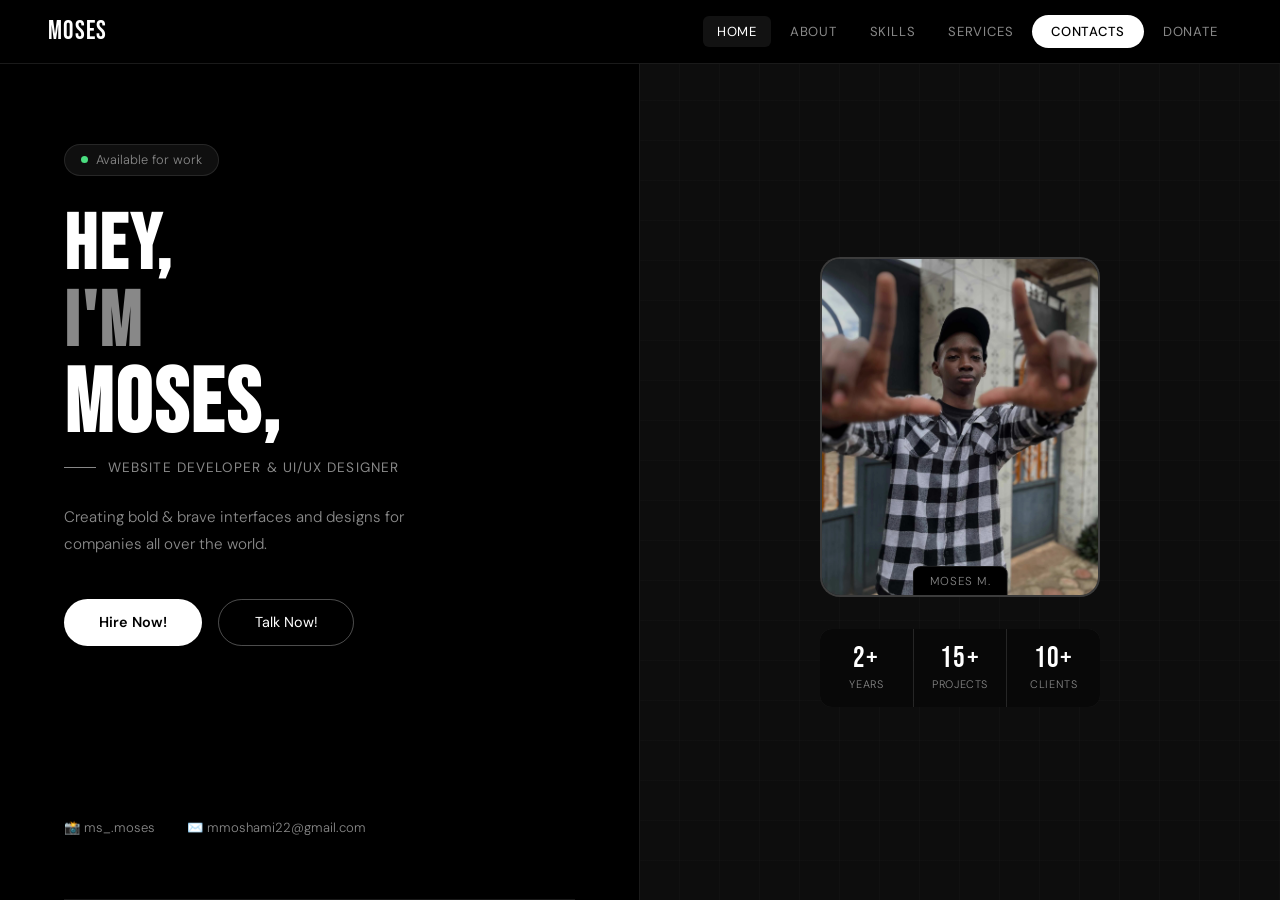
<file: index.html>
<!DOCTYPE html>
<html lang="en">
<head>
<meta charset="UTF-8">
<meta name="viewport" content="width=device-width, initial-scale=1.0">
<title>Moses | Web Developer & UI/UX Designer</title>
<link rel="stylesheet" href="css/style.css">
<style>
/* ── HOME PAGE SPECIFIC ── */
.home-wrap {
  min-height: calc(100vh - 64px);
  display: grid;
  grid-template-columns: 1fr 1fr;
  gap: 0;
}

/* LEFT SIDE */
.home-left {
  padding: 5rem 4rem 4rem 4rem;
  display: flex;
  flex-direction: column;
  justify-content: center;
  border-right: 1px solid var(--border);
  position: relative;
}

.home-left::after {
  content: '';
  position: absolute;
  bottom: 0; left: 4rem; right: 4rem;
  height: 1px;
  background: var(--border);
}

.greeting-pill {
  display: inline-flex;
  align-items: center;
  gap: 0.5rem;
  background: rgba(255,255,255,0.06);
  border: 1px solid var(--border);
  border-radius: 100px;
  padding: 0.4rem 1rem;
  font-size: 0.8rem;
  color: var(--muted);
  margin-bottom: 2rem;
  width: fit-content;
}

.greeting-dot {
  width: 7px; height: 7px;
  background: #4ade80;
  border-radius: 50%;
  animation: blink 2s infinite;
}

@keyframes blink {
  0%,100% { opacity:1; } 50% { opacity:0.3; }
}

.home-headline {
  font-family: var(--font-head);
  font-size: clamp(3.2rem, 6vw, 5.5rem);
  line-height: 1;
  letter-spacing: 0.04em;
  margin-bottom: 0.5rem;
}

.home-headline .hi { color: var(--white); }
.home-headline .im { color: var(--muted); }
.home-headline .name { 
  color: var(--white);
  display: block;
  font-size: clamp(3.8rem, 7vw, 6.5rem);
}

.home-role {
  font-size: 0.85rem;
  color: var(--muted);
  font-weight: 400;
  letter-spacing: 0.08em;
  text-transform: uppercase;
  margin-bottom: 1.75rem;
  display: flex;
  align-items: center;
  gap: 0.75rem;
}

.home-role::before {
  content: '';
  width: 32px; height: 1px;
  background: var(--muted);
}

.home-desc {
  font-size: 0.95rem;
  color: rgba(255,255,255,0.55);
  line-height: 1.8;
  max-width: 380px;
  margin-bottom: 2.5rem;
}

.home-btns {
  display: flex;
  gap: 1rem;
  flex-wrap: wrap;
}

.home-socials {
  margin-top: auto;
  padding-top: 3rem;
  display: flex;
  gap: 2rem;
}

.home-socials a {
  color: var(--muted);
  text-decoration: none;
  font-size: 0.82rem;
  display: flex;
  align-items: center;
  gap: 0.4rem;
  transition: color 0.2s;
}

.home-socials a:hover { color: var(--white); }

/* RIGHT SIDE - photo */
.home-right {
  background: var(--off-black);
  display: flex;
  flex-direction: column;
  align-items: center;
  justify-content: center;
  position: relative;
  overflow: hidden;
  gap: 2rem;
}

.home-right::before {
  content: '';
  position: absolute;
  inset: 0;
  background: 
    repeating-linear-gradient(0deg, transparent, transparent 39px, rgba(255,255,255,0.03) 40px),
    repeating-linear-gradient(90deg, transparent, transparent 39px, rgba(255,255,255,0.03) 40px);
}

.photo-frame {
  position: relative;
  z-index: 1;
  width: 280px;
  height: 340px;
  border-radius: 20px;
  border: 2px solid rgba(255,255,255,0.15);
  overflow: hidden;
  background: #1a1a1a;
  cursor: pointer;
  transition: border-color 0.3s;
}

.photo-frame:hover { border-color: rgba(255,255,255,0.5); }

.photo-frame img {
  width: 100%;
  height: 100%;
  object-fit: cover;
  display: block;
}

.photo-placeholder {
  width: 100%;
  height: 100%;
  display: flex;
  flex-direction: column;
  align-items: center;
  justify-content: center;
  gap: 0.75rem;
  color: var(--muted);
}

.photo-placeholder .ph-icon { font-size: 2.5rem; }
.photo-placeholder .ph-text { font-size: 0.8rem; text-align: center; line-height: 1.5; }
.photo-placeholder .ph-hint { font-size: 0.7rem; color: rgba(255,255,255,0.25); }

#photoInput { display: none; }

.photo-badge {
  position: absolute;
  bottom: -1px; left: 50%; transform: translateX(-50%);
  background: var(--black);
  border: 1px solid var(--border);
  border-radius: 8px 8px 0 0;
  padding: 0.4rem 1rem;
  font-size: 0.72rem;
  color: var(--muted);
  letter-spacing: 0.06em;
  text-transform: uppercase;
  white-space: nowrap;
}

.stats-row {
  position: relative;
  z-index: 1;
  display: flex;
  gap: 1px;
  background: var(--border);
  border-radius: 12px;
  overflow: hidden;
  width: 280px;
}

.stat-box {
  flex: 1;
  background: rgba(0,0,0,0.8);
  padding: 1rem 0.5rem;
  text-align: center;
}

.stat-n {
  font-family: var(--font-head);
  font-size: 1.8rem;
  letter-spacing: 0.04em;
  line-height: 1;
  margin-bottom: 0.2rem;
}

.stat-l {
  font-size: 0.68rem;
  color: var(--muted);
  text-transform: uppercase;
  letter-spacing: 0.06em;
}

@media (max-width: 768px) {
  .home-wrap { grid-template-columns: 1fr; }
  .home-left { padding: 3rem 1.5rem 2rem; border-right: none; }
  .home-left::after { display: none; }
  .home-right { min-height: 420px; padding: 3rem 1.5rem; }
  .home-headline .name { font-size: clamp(3rem, 15vw, 5rem); }
}
</style>
</head>
<body>

<!-- NAV -->
<nav>
  <a href="index.html" class="nav-logo">MOSES</a>
  <ul class="nav-links">
    <li><a href="index.html"><span class="nav-icon">🏠</span> <span>Home</span></a></li>
    <li><a href="about.html"><span class="nav-icon">ℹ️</span> <span>About</span></a></li>
    <li><a href="skills.html"><span class="nav-icon">💪</span> <span>Skills</span></a></li>
    <li><a href="services.html"><span class="nav-icon">🛠️</span> <span>Services</span></a></li>
    <li><a href="contact.html" class="nav-contact"><span>Contacts</span></a></li>
    <li><a href="donate.html"><span class="nav-icon">💝</span> <span>Donate</span></a></li>
  </ul>
</nav>

<div class="page">
  <div class="home-wrap">

    <!-- LEFT -->
    <div class="home-left">
      <div class="greeting-pill fade-up">
        <div class="greeting-dot"></div>
        Available for work
      </div>

      <h1 class="home-headline fade-up" data-delay="100">
        <span class="hi">Hey,</span><br>
        <span class="im">I'm </span><span class="name">MOSES,</span>
      </h1>

      <div class="home-role fade-up" data-delay="180">
        Website Developer &amp; UI/UX Designer
      </div>

      <p class="home-desc fade-up" data-delay="240">
        Creating bold &amp; brave interfaces and designs for companies all over the world.
      </p>

      <div class="home-btns fade-up" data-delay="300">
        <a href="contact.html" class="btn-white">Hire Now!</a>
        <a href="about.html" class="btn-outline">Talk Now!</a>
      </div>

      <div class="home-socials fade-up" data-delay="380">
        <a href="https://instagram.com/ms_.moses" target="_blank">
          📸 ms_.moses
        </a>
        <a href="mailto:mmoshami22@gmail.com">
          ✉️ mmoshami22@gmail.com
        </a>
      </div>
    </div>

    <!-- RIGHT - Photo -->
    <div class="home-right">
      <div class="photo-frame fade-up" data-delay="200" onclick="document.getElementById('photoInput').click()" title="Click to upload your photo">
        <img id="profilePhoto" src="images/Me.jpg" alt="Moses" style="display:block;">
        <div class="photo-placeholder" id="photoPlaceholder" style="display:none;">
          <div class="ph-icon">📷</div>
          <div class="ph-text">Click to add<br>your photo</div>
          <div class="ph-hint">JPG, PNG, WEBP</div>
        </div>
        <div class="photo-badge">Moses M.</div>
      </div>
      <input type="file" id="photoInput" accept="image/*">

      <div class="stats-row fade-up" data-delay="350">
        <div class="stat-box">
          <div class="stat-n">2+</div>
          <div class="stat-l">Years</div>
        </div>
        <div class="stat-box">
          <div class="stat-n">15+</div>
          <div class="stat-l">Projects</div>
        </div>
        <div class="stat-box">
          <div class="stat-n">10+</div>
          <div class="stat-l">Clients</div>
        </div>
      </div>
    </div>

  </div>
</div>

<script src="js/main.js"></script>
<script>
  // Photo upload
  document.getElementById('photoInput').addEventListener('change', function(e) {
    const file = e.target.files[0];
    if (!file) return;
    const reader = new FileReader();
    reader.onload = function(ev) {
      const img = document.getElementById('profilePhoto');
      img.src = ev.target.result;
      img.style.display = 'block';
      document.getElementById('photoPlaceholder').style.display = 'none';
      localStorage.setItem('mosesPhoto', ev.target.result);
    };
    reader.readAsDataURL(file);
  });

  // Restore saved photo
  const saved = localStorage.getItem('mosesPhoto');
  if (saved) {
    const img = document.getElementById('profilePhoto');
    img.src = saved;
    img.style.display = 'block';
    document.getElementById('photoPlaceholder').style.display = 'none';
  }
</script>
</body>
</html>
</file>
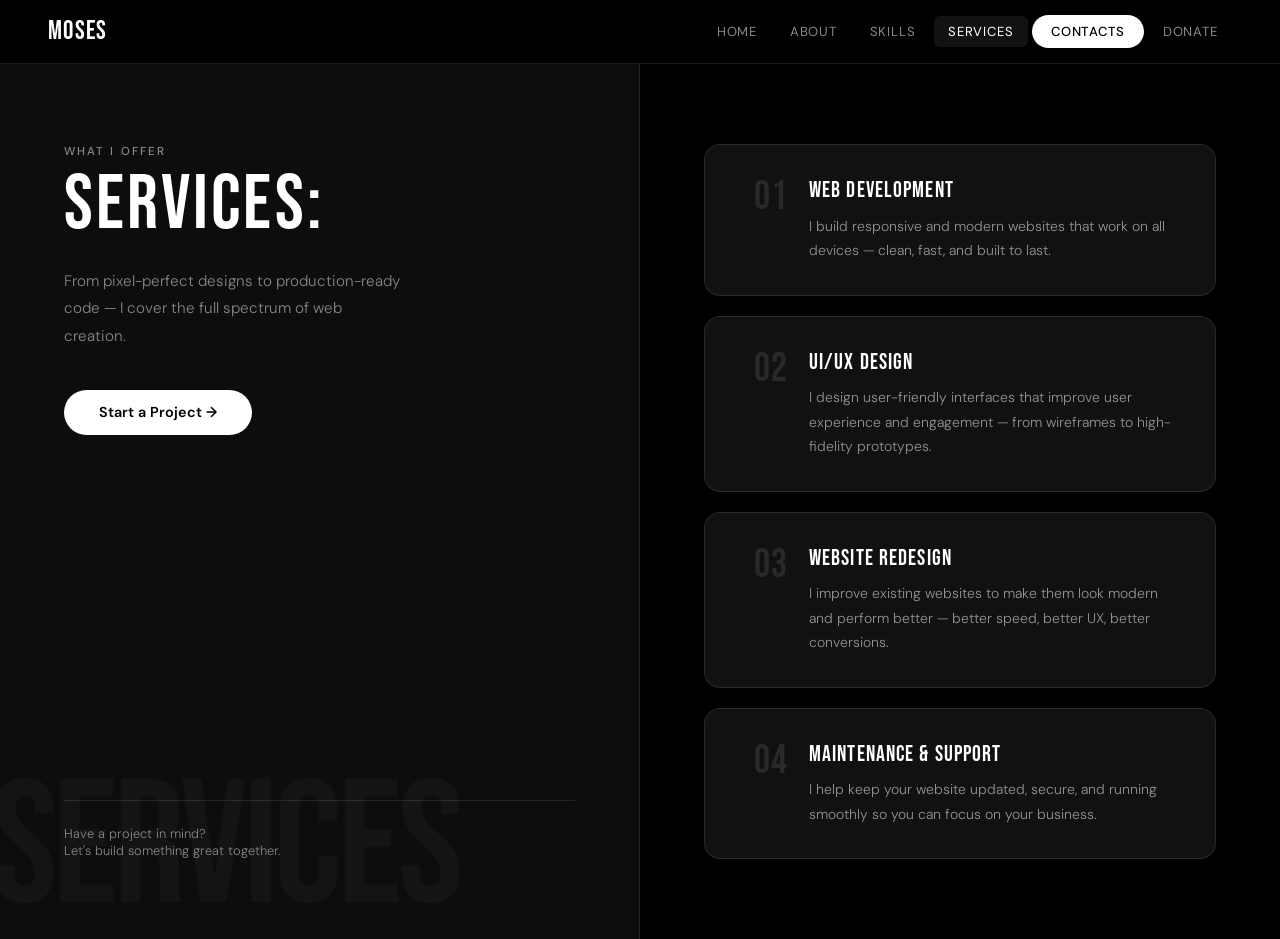
<file: services.html>
<!DOCTYPE html>
<html lang="en">
<head>
<meta charset="UTF-8">
<meta name="viewport" content="width=device-width, initial-scale=1.0">
<title>Services | Moses</title>
<link rel="stylesheet" href="css/style.css">
<style>
.services-layout {
  display: grid;
  grid-template-columns: 1fr 1fr;
  min-height: calc(100vh - 64px);
}

/* LEFT - header panel */
.services-left {
  background: var(--off-black);
  padding: 5rem 4rem;
  display: flex;
  flex-direction: column;
  justify-content: center;
  border-right: 1px solid var(--border);
  position: relative;
  overflow: hidden;
}

.services-left::before {
  content: 'SERVICES';
  position: absolute;
  bottom: -1rem;
  left: -0.5rem;
  font-family: var(--font-head);
  font-size: 11rem;
  color: rgba(255,255,255,0.03);
  letter-spacing: -0.02em;
  pointer-events: none;
  white-space: nowrap;
}

.services-big-title {
  font-family: var(--font-head);
  font-size: clamp(3.5rem, 6vw, 6rem);
  letter-spacing: 0.04em;
  line-height: 1;
  margin-bottom: 1.5rem;
}

.services-blurb {
  font-size: 0.95rem;
  color: rgba(255,255,255,0.5);
  line-height: 1.8;
  max-width: 340px;
  margin-bottom: 2.5rem;
}

.services-cta-note {
  font-size: 0.8rem;
  color: var(--muted);
  border-top: 1px solid var(--border);
  padding-top: 1.5rem;
  margin-top: auto;
}

/* RIGHT - service cards */
.services-right {
  padding: 5rem 4rem;
  overflow-y: auto;
  display: flex;
  flex-direction: column;
  gap: 1.25rem;
  justify-content: center;
}

.service-card {
  background: var(--card-bg);
  border: 1px solid var(--border);
  border-radius: 16px;
  padding: 2rem;
  display: grid;
  grid-template-columns: auto 1fr;
  gap: 1.25rem;
  align-items: start;
  transition: border-color 0.25s, transform 0.25s;
  position: relative;
  overflow: hidden;
}

.service-card::before {
  content: '';
  position: absolute;
  top: 0; left: 0;
  width: 3px; height: 100%;
  background: var(--white);
  transform: scaleY(0);
  transform-origin: top;
  transition: transform 0.3s;
}

.service-card:hover { border-color: rgba(255,255,255,0.3); transform: translateX(4px); }
.service-card:hover::before { transform: scaleY(1); }

.service-num {
  font-family: var(--font-head);
  font-size: 2.5rem;
  color: rgba(255,255,255,0.1);
  line-height: 1;
  letter-spacing: 0.04em;
  min-width: 52px;
  text-align: right;
}

.service-content {}

.service-title {
  font-family: var(--font-head);
  font-size: 1.4rem;
  letter-spacing: 0.05em;
  margin-bottom: 0.6rem;
}

.service-desc {
  font-size: 0.875rem;
  color: rgba(255,255,255,0.55);
  line-height: 1.75;
}

@media (max-width: 768px) {
  .services-layout { grid-template-columns: 1fr; }
  .services-left { min-height: 320px; padding: 3rem 1.5rem; border-right: none; border-bottom: 1px solid var(--border); }
  .services-right { padding: 3rem 1.5rem; justify-content: flex-start; }
  .services-big-title { font-size: 3rem; }
}
</style>
</head>
<body>

<nav>
  <a href="index.html" class="nav-logo">MOSES</a>
  <ul class="nav-links">
    <li><a href="index.html"><span class="nav-icon">🏠</span> <span>Home</span></a></li>
    <li><a href="about.html"><span class="nav-icon">ℹ️</span> <span>About</span></a></li>
    <li><a href="skills.html"><span class="nav-icon">💪</span> <span>Skills</span></a></li>
    <li><a href="services.html"><span class="nav-icon">🛠️</span> <span>Services</span></a></li>
    <li><a href="contact.html" class="nav-contact"><span>Contacts</span></a></li>
    <li><a href="donate.html"><span class="nav-icon">💝</span> <span>Donate</span></a></li>
  </ul>
</nav>

<div class="page">
  <div class="services-layout">

    <!-- LEFT -->
    <div class="services-left">
      <span class="section-tag fade-up">What I Offer</span>
      <div class="services-big-title fade-up" data-delay="80">
        Services:
      </div>
      <p class="services-blurb fade-up" data-delay="160">
        From pixel-perfect designs to production-ready code — I cover the full spectrum of web creation.
      </p>
      <a href="contact.html" class="btn-white fade-up" data-delay="240" style="width:fit-content;">Start a Project →</a>
      <div class="services-cta-note fade-up" data-delay="310">
        Have a project in mind?<br>Let's build something great together.
      </div>
    </div>

    <!-- RIGHT -->
    <div class="services-right">

      <div class="service-card fade-up">
        <div class="service-num">01</div>
        <div class="service-content">
          <div class="service-title">Web Development</div>
          <p class="service-desc">I build responsive and modern websites that work on all devices — clean, fast, and built to last.</p>
        </div>
      </div>

      <div class="service-card fade-up" data-delay="100">
        <div class="service-num">02</div>
        <div class="service-content">
          <div class="service-title">UI/UX Design</div>
          <p class="service-desc">I design user-friendly interfaces that improve user experience and engagement — from wireframes to high-fidelity prototypes.</p>
        </div>
      </div>

      <div class="service-card fade-up" data-delay="180">
        <div class="service-num">03</div>
        <div class="service-content">
          <div class="service-title">Website Redesign</div>
          <p class="service-desc">I improve existing websites to make them look modern and perform better — better speed, better UX, better conversions.</p>
        </div>
      </div>

      <div class="service-card fade-up" data-delay="260">
        <div class="service-num">04</div>
        <div class="service-content">
          <div class="service-title">Maintenance &amp; Support</div>
          <p class="service-desc">I help keep your website updated, secure, and running smoothly so you can focus on your business.</p>
        </div>
      </div>

    </div>
  </div>
</div>

<script src="js/main.js"></script>
</body>
</html>
</file>
<file: css/style.css>
@import url('https://fonts.googleapis.com/css2?family=Bebas+Neue&family=DM+Sans:ital,wght@0,300;0,400;0,500;0,600;1,300&display=swap');

*, *::before, *::after { margin: 0; padding: 0; box-sizing: border-box; }

:root {
  --black: #000000;
  --off-black: #0d0d0d;
  --card-bg: #111111;
  --card2: #1a1a1a;
  --white: #ffffff;
  --off-white: #f0f0f0;
  --muted: #888888;
  --border: rgba(255,255,255,0.1);
  --accent: #ffffff;
  --font-head: 'Bebas Neue', sans-serif;
  --font-body: 'DM Sans', sans-serif;
}

html { scroll-behavior: smooth; }

body {
  background: var(--black);
  color: var(--white);
  font-family: var(--font-body);
  font-weight: 300;
  min-height: 100vh;
  overflow-x: hidden;
}

/* ── NAVBAR ── */
nav {
  position: fixed;
  top: 0; left: 0; right: 0;
  z-index: 200;
  display: flex;
  align-items: center;
  justify-content: space-between;
  padding: 0 3rem;
  height: 64px;
  background: rgba(0,0,0,0.92);
  backdrop-filter: blur(16px);
  border-bottom: 1px solid var(--border);
}

.nav-logo {
  font-family: var(--font-head);
  font-size: 1.6rem;
  color: var(--white);
  text-decoration: none;
  letter-spacing: 0.05em;
}

.nav-links {
  display: flex;
  align-items: center;
  gap: 0.25rem;
  list-style: none;
}

.nav-links li a {
  display: flex;
  align-items: center;
  gap: 0.4rem;
  color: var(--muted);
  text-decoration: none;
  font-size: 0.82rem;
  font-weight: 400;
  letter-spacing: 0.06em;
  text-transform: uppercase;
  padding: 0.45rem 0.9rem;
  border-radius: 6px;
  transition: color 0.2s, background 0.2s;
}

.nav-links li a:hover,
.nav-links li a.active {
  color: var(--white);
  background: rgba(255,255,255,0.07);
}

.nav-links li a .nav-icon {
  display: none;
}

.nav-contact {
  background: var(--white);
  color: var(--black) !important;
  padding: 0.5rem 1.2rem !important;
  border-radius: 100px !important;
  font-weight: 500 !important;
  transition: opacity 0.2s !important;
}
.nav-contact:hover {
  background: var(--white) !important;
  opacity: 0.82;
  color: var(--black) !important;
}

/* ── PAGE WRAPPER ── */
.page {
  padding-top: 64px;
  min-height: 100vh;
}

/* ── SHARED SECTION ── */
.section-tag {
  font-size: 0.72rem;
  letter-spacing: 0.18em;
  text-transform: uppercase;
  color: var(--muted);
  font-weight: 500;
  margin-bottom: 0.5rem;
  display: block;
}

.section-title {
  font-family: var(--font-head);
  font-size: clamp(2.8rem, 5vw, 4.5rem);
  letter-spacing: 0.04em;
  color: var(--white);
  line-height: 1;
  margin-bottom: 1rem;
}

.white-line {
  width: 40px;
  height: 3px;
  background: var(--white);
  margin-bottom: 2rem;
}

/* ── BUTTONS ── */
.btn-white {
  background: var(--white);
  color: var(--black);
  padding: 0.85rem 2.2rem;
  border-radius: 100px;
  font-family: var(--font-body);
  font-weight: 600;
  font-size: 0.9rem;
  text-decoration: none;
  display: inline-flex;
  align-items: center;
  gap: 0.4rem;
  transition: opacity 0.2s, transform 0.15s;
  cursor: pointer;
  border: none;
}

.btn-white:hover { opacity: 0.85; transform: translateY(-2px); }

.btn-outline {
  background: transparent;
  color: var(--white);
  padding: 0.85rem 2.2rem;
  border-radius: 100px;
  border: 1px solid rgba(255,255,255,0.3);
  font-family: var(--font-body);
  font-weight: 400;
  font-size: 0.9rem;
  text-decoration: none;
  display: inline-flex;
  align-items: center;
  gap: 0.4rem;
  transition: border-color 0.2s, transform 0.15s;
  cursor: pointer;
}

.btn-outline:hover { border-color: var(--white); transform: translateY(-2px); }

/* ── CARDS ── */
.card {
  background: var(--card-bg);
  border: 1px solid var(--border);
  border-radius: 16px;
  padding: 1.75rem;
  transition: border-color 0.25s, transform 0.25s;
}

.card:hover { border-color: rgba(255,255,255,0.25); transform: translateY(-3px); }

/* ── FADE ANIMATION ── */
.fade-up {
  opacity: 0;
  transform: translateY(28px);
  transition: opacity 0.65s ease, transform 0.65s ease;
}
.fade-up.visible { opacity: 1; transform: translateY(0); }

/* ── MOBILE ── */
@media (max-width: 768px) {
  nav { padding: 0 1.2rem; }
  .nav-links { gap: 0; }
  .nav-links li a span:not(.nav-icon) { display: none; }
  .nav-links li a { padding: 0.45rem 0.6rem; }
}
</file>
